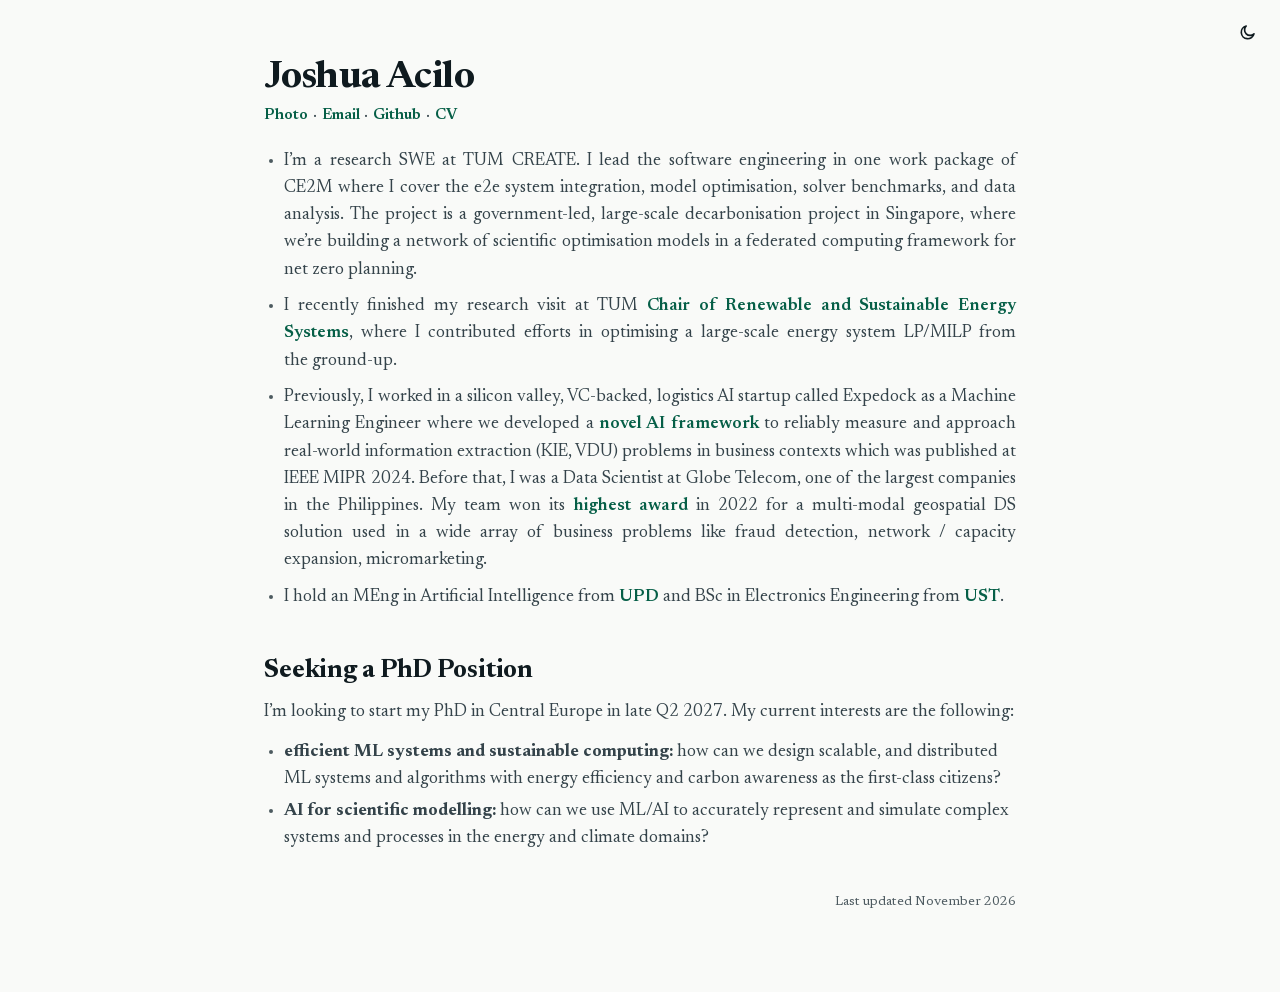
<file: index.html>
<!doctype html>
<!-- Generated from content.yaml by _src/build.py. Edit those, not this file. -->
<html lang="en">
<head>
  <meta charset="utf-8">
  <meta name="viewport" content="width=device-width, initial-scale=1">
  <title>Joshua Acilo</title>
  <meta name="color-scheme" content="light dark">
  <meta name="theme-color" content="#f9faf8" media="(prefers-color-scheme: light)">
  <meta name="theme-color" content="#0b1015" media="(prefers-color-scheme: dark)">
  <link rel="icon" href="favicon.svg" type="image/svg+xml">
  <link rel="preload" href="fonts/newsreader.woff2" as="font" type="font/woff2" crossorigin>
  <link rel="stylesheet" href="style.css?v=eb660510">
  <script>
    // Apply a saved theme before the page paints, so it doesn't flash.
    try {
      const saved = localStorage.getItem("theme");
      if (saved) document.documentElement.dataset.theme = saved;
    } catch (e) {}
  </script>
</head>
<body>
  <button class="theme" type="button" aria-label="Switch color theme">
    <svg class="moon" viewBox="0 0 24 24" aria-hidden="true">
      <path d="M20 14.4A8.6 8.6 0 1 1 9.6 4a6.9 6.9 0 0 0 10.4 10.4z"/>
    </svg>
    <svg class="sun" viewBox="0 0 24 24" aria-hidden="true">
      <circle cx="12" cy="12" r="4"/>
      <path d="M12 2.5v2M12 19.5v2M2.5 12h2M19.5 12h2M5.3 5.3l1.4 1.4M17.3 17.3l1.4 1.4M5.3 18.7l1.4-1.4M17.3 6.7l1.4-1.4"/>
    </svg>
  </button>

  <div class="page">
    <header class="bio">
      <h1>Joshua Acilo</h1>
      <nav class="links" aria-label="Links">
        <a href="img/photo.jpg">Photo</a>
        <a href="mailto:joshuaacilo.13@gmail.com">Email</a>
        <a href="https://github.com/jpacilo">Github</a>
        <a href="https://drive.google.com/file/d/1-iFVLskmap9kmVD407VIhy_SreiwSSY1/view?usp=drive_link">CV</a>
      </nav>
      <ul class="bullets">
        <li>I’m a research SWE at TUM CREATE. I lead the software engineering in one work package of CE2M where I cover the e2e system integration, model optimisation, solver benchmarks, and data analysis. The project is a government-led, large-scale decarbonisation project in Singapore, where we’re building a network of scientific optimisation models in a federated computing framework for net zero planning.</li>
        <li>I recently finished my research visit at TUM <a href="https://www.epe.ed.tum.de/en/ens/homepage/">Chair of Renewable and Sustainable Energy Systems</a>, where I contributed efforts in optimising a large-scale energy system LP/MILP from the&nbsp;ground-up.</li>
        <li>Previously, I worked in a silicon valley, VC-backed, logistics AI startup called Expedock as a Machine Learning Engineer where we developed a <a href="https://arxiv.org/abs/2405.20245">novel AI framework</a> to reliably measure and approach real-world information extraction (KIE, VDU) problems in business contexts which was published at IEEE MIPR 2024. Before that, I was a Data Scientist at Globe Telecom, one of the largest companies in the Philippines. My team won its <a href="https://drive.google.com/file/d/1O3pMm7bmiyskz3GYyJIdm1bDMyZg9pdw/view?usp=drive_link">highest award</a> in 2022 for a multi-modal geospatial DS solution used in a wide array of business problems like fraud detection, network / capacity expansion, micromarketing.</li>
        <li>I hold an MEng in Artificial Intelligence from <a href="https://up.edu.ph/">UPD</a> and BSc in Electronics Engineering from <a href="https://www.ust.edu.ph/">UST</a>.</li>
      </ul>
    </header>

    <section id="research">
      <h2>Seeking a PhD Position</h2>
      <p class="intro">I’m looking to start my PhD in Central Europe in late Q2 2027. My current interests are the following:</p>
      <ul class="bullets directions">
        <li><b>efficient ML systems and sustainable computing:</b> how can we design scalable, and distributed ML systems and algorithms with energy efficiency and carbon awareness as the first-class citizens?</li>
        <li><b>AI for scientific modelling:</b> how can we use ML/AI to accurately represent and simulate complex systems and processes in the energy and climate domains?</li>
      </ul>
    </section>

    <footer>
      <p>Last updated November 2026</p>
    </footer>
  </div>

  <script>
    // Theme toggle: flip between light and dark and remember the choice.
    const root = document.documentElement;
    const toggle = document.querySelector(".theme");
    const systemDark = matchMedia("(prefers-color-scheme: dark)");
    const isDark = () => (root.dataset.theme || (systemDark.matches ? "dark" : "light")) === "dark";
    const updateLabel = () =>
      toggle.setAttribute("aria-label", isDark() ? "Switch to light mode" : "Switch to dark mode");

    toggle.addEventListener("click", () => {
      const next = isDark() ? "light" : "dark";
      root.dataset.theme = next;
      try { localStorage.setItem("theme", next); } catch (e) {}
      updateLabel();
    });
    systemDark.addEventListener("change", updateLabel);
    updateLabel();
  </script>
</body>
</html>
</file>
<file: style.css>
/* Type ratios after ruiying-ma.github.io. Layout: one lean column — name, links, bio,
   then a few short sections.
   Colours: FF7 Remake/Rebirth — Midgar steel neutrals, materia (mako) green for links.
   Type: Newsreader, self-hosted. */

@font-face {
  font-family: "Newsreader";
  src: url(fonts/newsreader.woff2) format("woff2");
  font-weight: 400 700;
  font-display: swap;
}

:root {
  --serif: "Newsreader", "Iowan Old Style", Georgia, "Times New Roman", serif;

  /* Ratios from the reference */
  --text-base: 1.09375rem;  /* 17.5px: the reference's 16.2px, scaled up ~8% */
  --text-small: 0.875rem;   /* 14px */
  --line-body: 1.55;
  --h1-size: 2.375rem;      /* 38px */
  --h1-gap: calc(0.5rem + 3.4px);
  --section-gap: 1.25rem;

  /* Light: morning haze over the Sector 5 slums */
  --ground: #f9faf8;   /* halfway between the original #f2f4f1 and white */
  --ink: #0f1a1f;      /* Midgar steel: name, headings */
  --soft: #34434a;     /* body */
  --muted: #4d5a60;    /* footer */
  /* Links: materia green (7.5:1 on the ground).
     Materia blue alternative: --accent #174ea6, --accent-hover #123d8a, --select #cfdcf5;
     dark #8bbcff / #b5d4ff / #1c3560. */
  --accent: #065f47;
  --accent-hover: #043d2e;
  --select: #c6eadb;
  color-scheme: light;
}

/* Dark: Midgar at night. Follows the system unless the toggle picked light,
   or the toggle picked dark. Keep both blocks in sync. */
@media (prefers-color-scheme: dark) {
  :root:not([data-theme="light"]) {
    --ground: #0b1015;
    --ink: #e3ebed;
    --soft: #b3c1c7;
    --muted: #95a3a9;
    --accent: #5fdcb0;
    --accent-hover: #8be9c6;
    --select: #17483a;
    color-scheme: dark;
  }
}

:root[data-theme="dark"] {
  --ground: #0b1015;
  --ink: #e3ebed;
  --soft: #b3c1c7;
  --muted: #95a3a9;
  --accent: #5fdcb0;
  --accent-hover: #8be9c6;
  --select: #17483a;
  color-scheme: dark;
}

*, *::before, *::after { box-sizing: border-box; }

html { -webkit-text-size-adjust: 100%; }

body {
  margin: 0;
  background: var(--ground);
  color: var(--ink);
  font-family: var(--serif);
  font-optical-sizing: auto;
  font-size: var(--text-base);
  line-height: var(--line-body);
  -webkit-font-smoothing: antialiased;
}

::selection { background: var(--select); color: var(--ink); }

a {
  color: var(--accent);
  font-weight: 600;
  text-decoration: none;
}

a:hover {
  color: var(--accent-hover);
  text-decoration: underline;
  text-underline-offset: 2px;
}

a:focus-visible,
button:focus-visible {
  outline: 2px solid var(--accent);
  outline-offset: 2px;
  border-radius: 2px;
}

b { font-weight: 700; }

p {
  margin: 0;
  color: var(--soft);
  text-wrap: pretty;
}

/* One column, kept to a comfortable reading width (~90 characters a line). 800px is
   tuned so every bio bullet ends on a near-full line instead of a stray last word. */
.page {
  max-width: 800px;
  margin: 0 auto;
  padding: 3.5rem 1.5rem 5rem;
}

/* ---------- Theme toggle: top-right corner ---------- */

.theme {
  position: absolute;
  top: 14px;
  right: 14px;
  z-index: 1;
  display: grid;
  place-items: center;
  width: 36px;
  height: 36px;
  padding: 0;
  border: 0;
  border-radius: 3px;
  background: none;
  color: var(--ink);
  cursor: pointer;
}

.theme:hover { color: var(--accent); }

.theme svg {
  width: 18px;
  height: 18px;
  fill: none;
  stroke: currentColor;
  stroke-width: 2.2;
  stroke-linecap: round;
  stroke-linejoin: round;
}

.theme .sun { display: none; }

@media (prefers-color-scheme: dark) {
  :root:not([data-theme="light"]) .theme .moon { display: none; }
  :root:not([data-theme="light"]) .theme .sun { display: block; }
}

:root[data-theme="dark"] .theme .moon { display: none; }
:root[data-theme="dark"] .theme .sun { display: block; }

/* ---------- Bio: name and paragraphs ---------- */

.bio {
  margin-bottom: var(--section-gap);
  padding-bottom: var(--section-gap);
}

h1 {
  margin: 0;
  color: var(--ink);
  font-size: var(--h1-size);
  font-weight: 700;
  line-height: 1.2;
  letter-spacing: -0.015em;
}



/* Justified bio, with hyphenation so the gaps between words stay even. Phones keep
   ragged lines, where justified text would leave big gaps. */
@media (min-width: 641px) {
  .bio li {
    text-align: justify;
    hyphens: auto;
  }
}

/* Links sit right under the name, then a gap before the bio */
.links {
  display: flex;
  flex-wrap: wrap;
  margin: 0.15rem 0 1.25rem;
}

.links a { font-size: 0.96875rem; }   /* 15.5px: a step under the 17.5px body */

.links a:not(:last-child)::after {
  content: "·";
  margin: 0 0.3rem;
  color: var(--soft);
  display: inline-block;   /* keeps the dot out of the hover underline */
}

/* ---------- Sections ---------- */

section {
  margin-bottom: var(--section-gap);
  padding-bottom: var(--section-gap);
}


section:last-of-type {
  margin-bottom: 0;
  padding-bottom: 0;
}

h2 {
  margin: 0 0 0.5rem;
  color: var(--ink);
  font-size: 1.625rem;   /* 26px */
  font-weight: 700;
  line-height: 1.55;
  letter-spacing: -0.005em;
}

section > p { margin-bottom: 0.3rem; }

/* A gap after the intro line, matching the space between bio paragraphs */
section > p.intro { margin-bottom: 0.7em; }

/* Bulleted lists (bio, research directions), hanging so wrapped lines align with the text */
.bullets {
  margin: 0;
  padding-left: 1.15em;
  color: var(--soft);
  text-wrap: pretty;
}

.bullets li::marker { color: var(--muted); }

.bio .bullets li + li { margin-top: 0.55em; }

.directions li + li { margin-top: 0.3rem; }

/* News: date in a fixed column, text beside it */
.news {
  display: flex;
  flex-direction: column;
  gap: 0.5rem;
  margin: 0;
  padding: 0;
  list-style: none;
}

.news li {
  display: flex;
  gap: 1rem;
  align-items: baseline;
  color: var(--soft);
  line-height: 1.5;
}

.date {
  flex-shrink: 0;
  width: 5.75rem;
  font-size: var(--text-small);
  font-variant-numeric: tabular-nums;
  white-space: nowrap;
}

/* ---------- Footer ---------- */

footer {
  margin-top: 2.5rem;
  text-align: right;
}

footer p {
  color: var(--muted);
  font-size: 0.8125rem;   /* 13px */
}

/* ---------- Phones ---------- */

@media (max-width: 640px) {
  .page { padding: 2rem 1.25rem 3.5rem; }

  h1 { font-size: 1.875rem; }
}

/* Very small phones (320px): a touch smaller so the full name stays on one line */
@media (max-width: 359px) {
  h1 { font-size: 1.625rem; }
}
</file>
